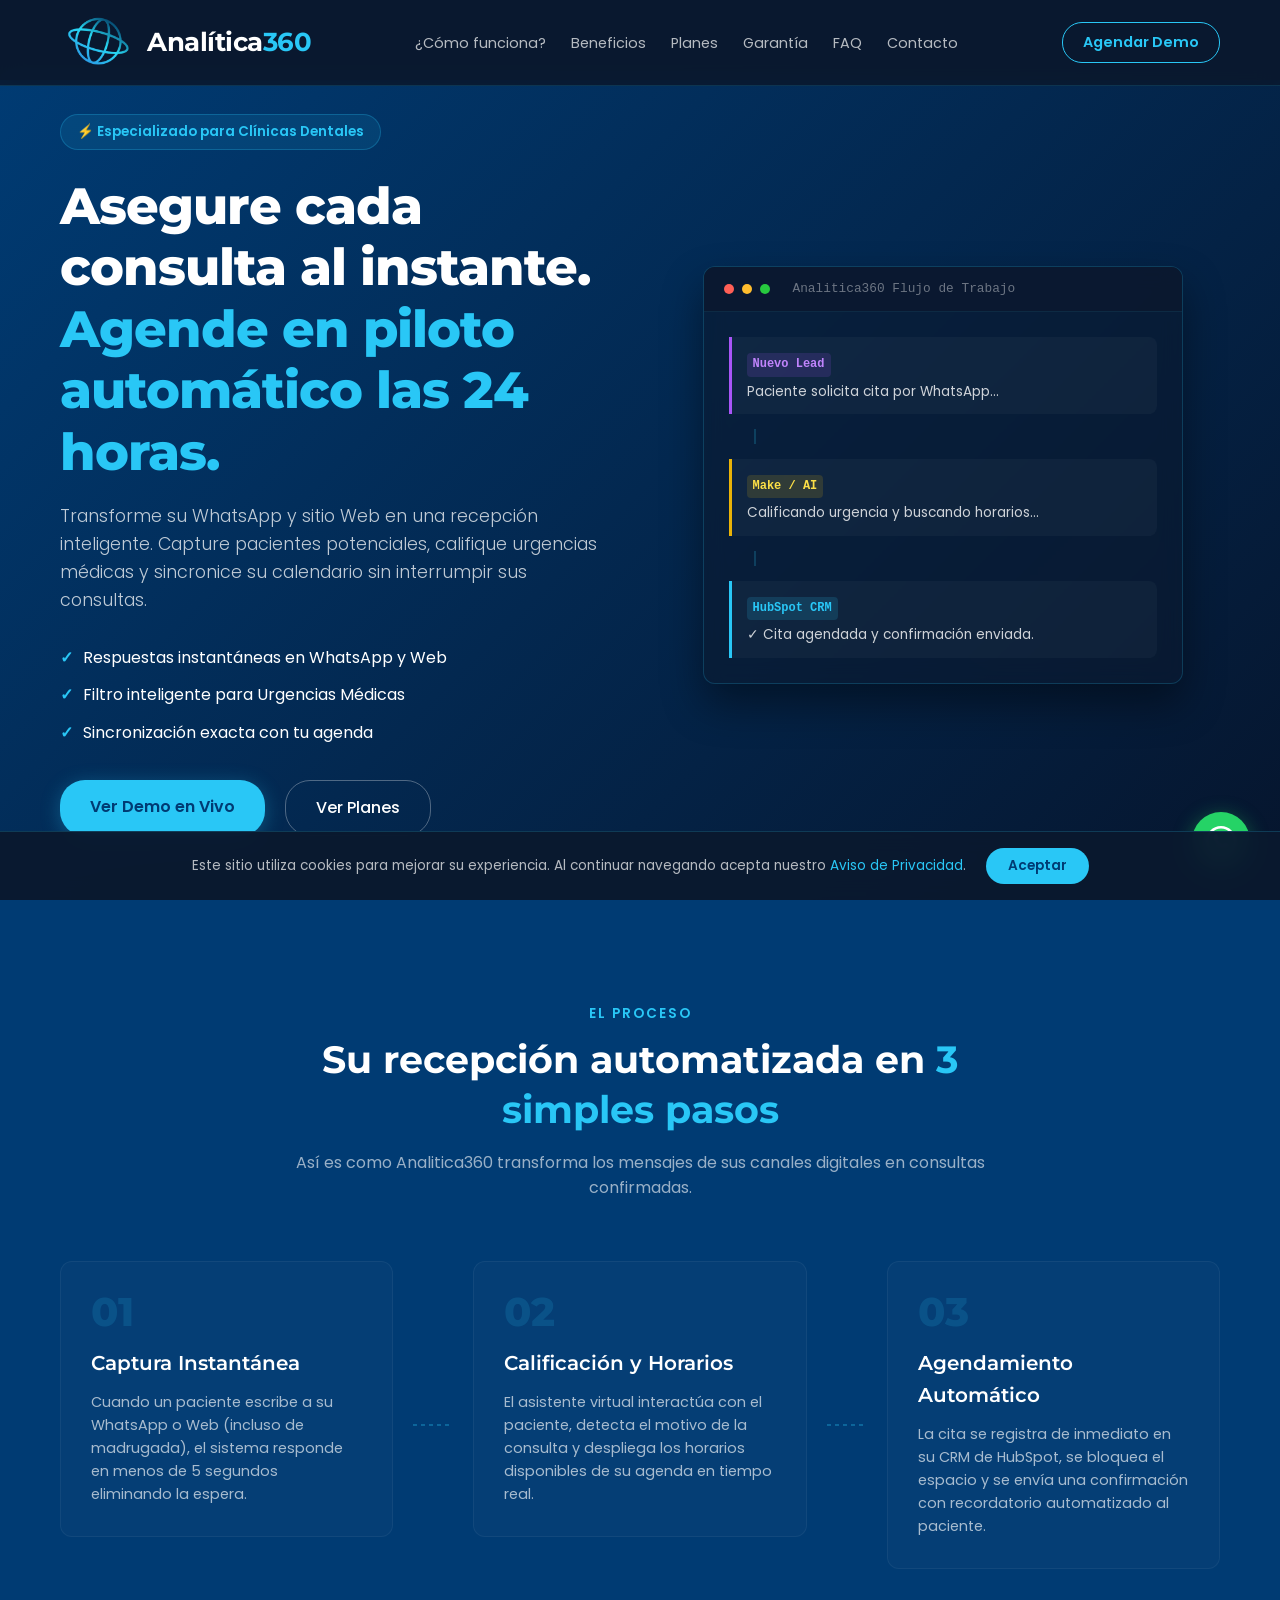
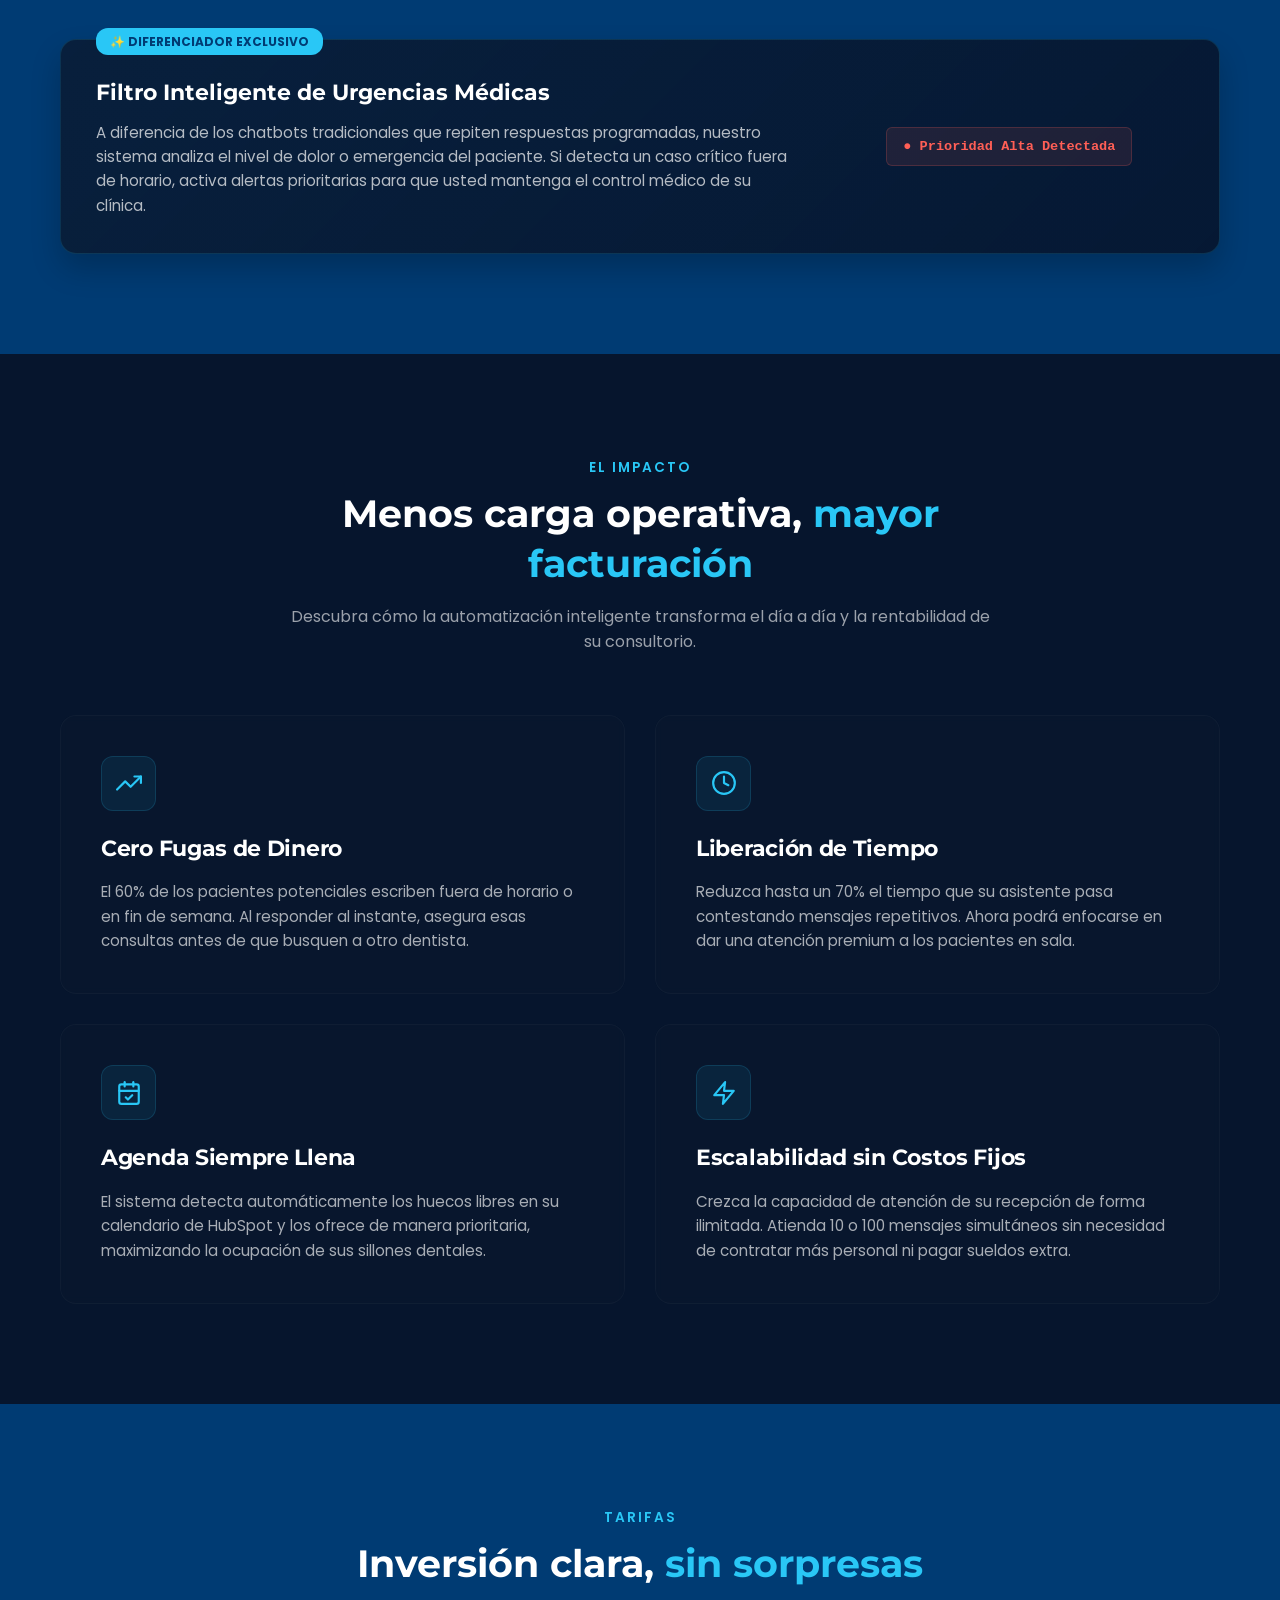
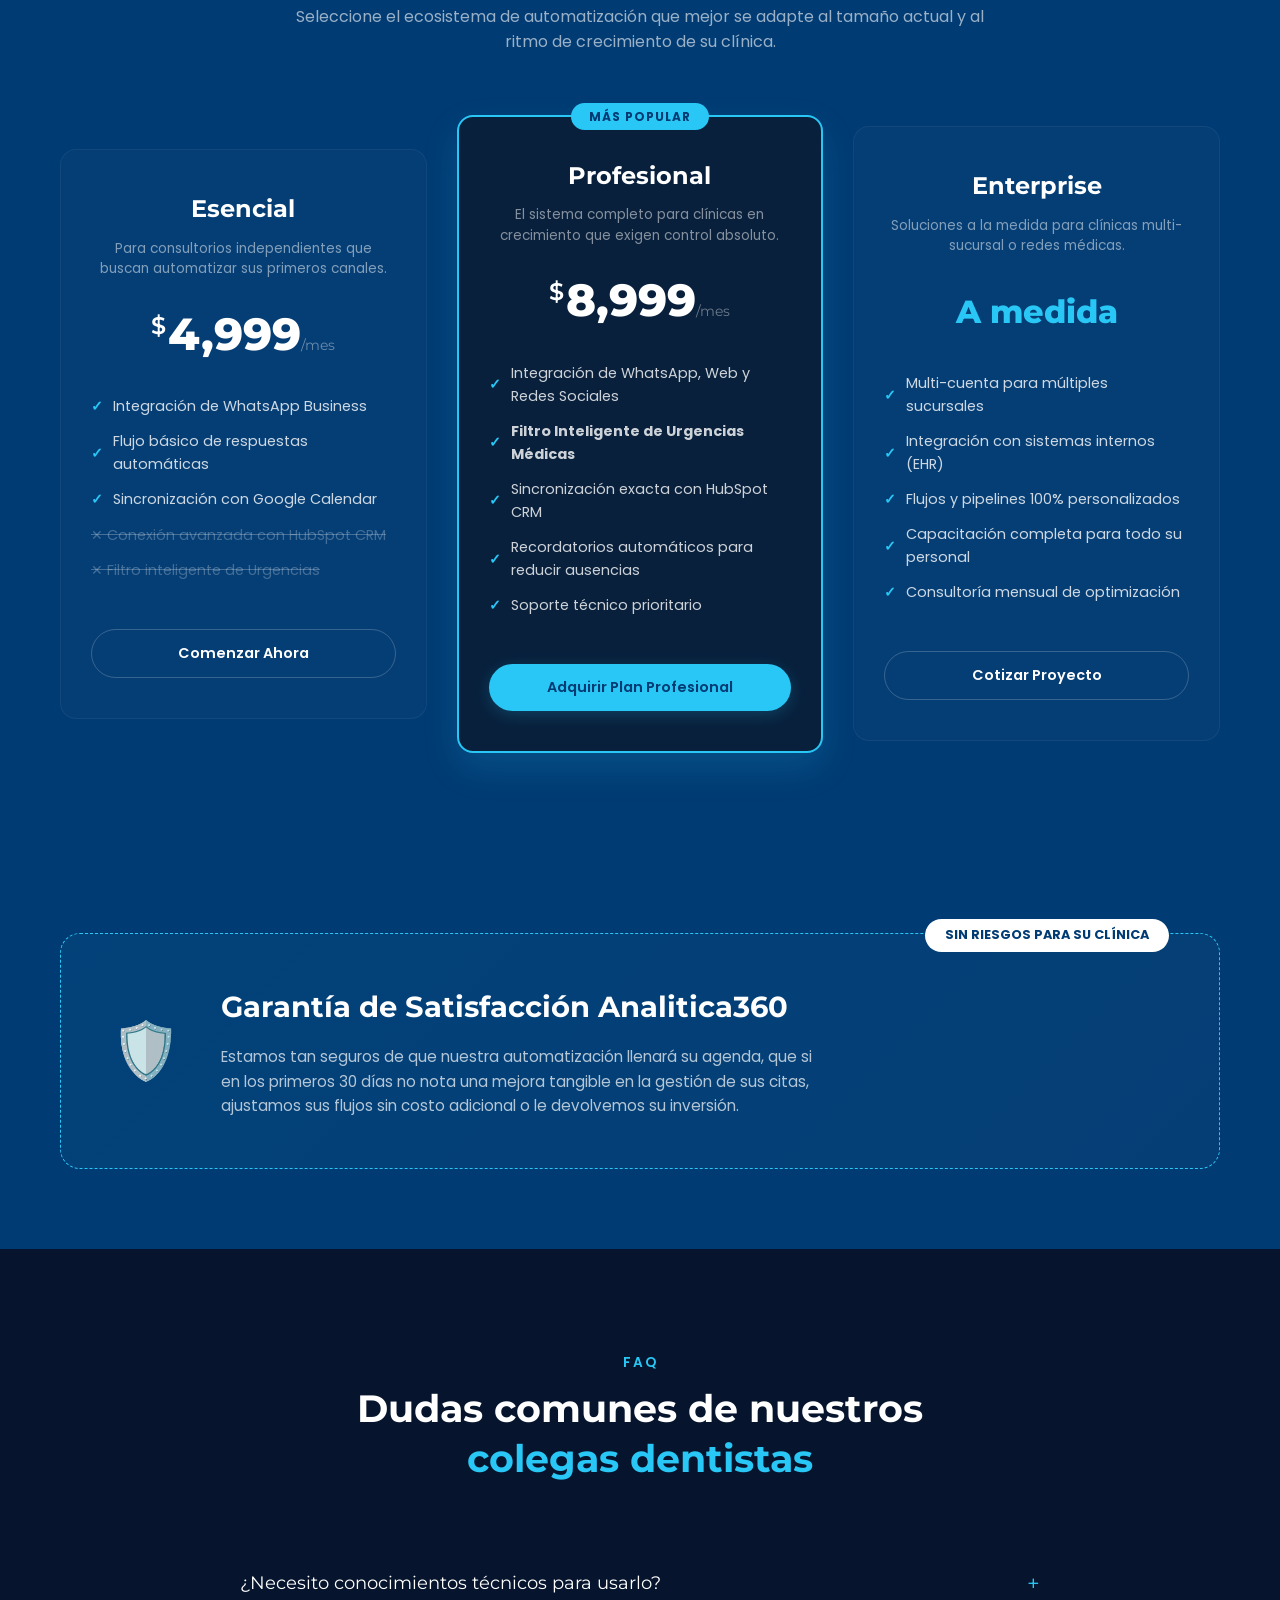
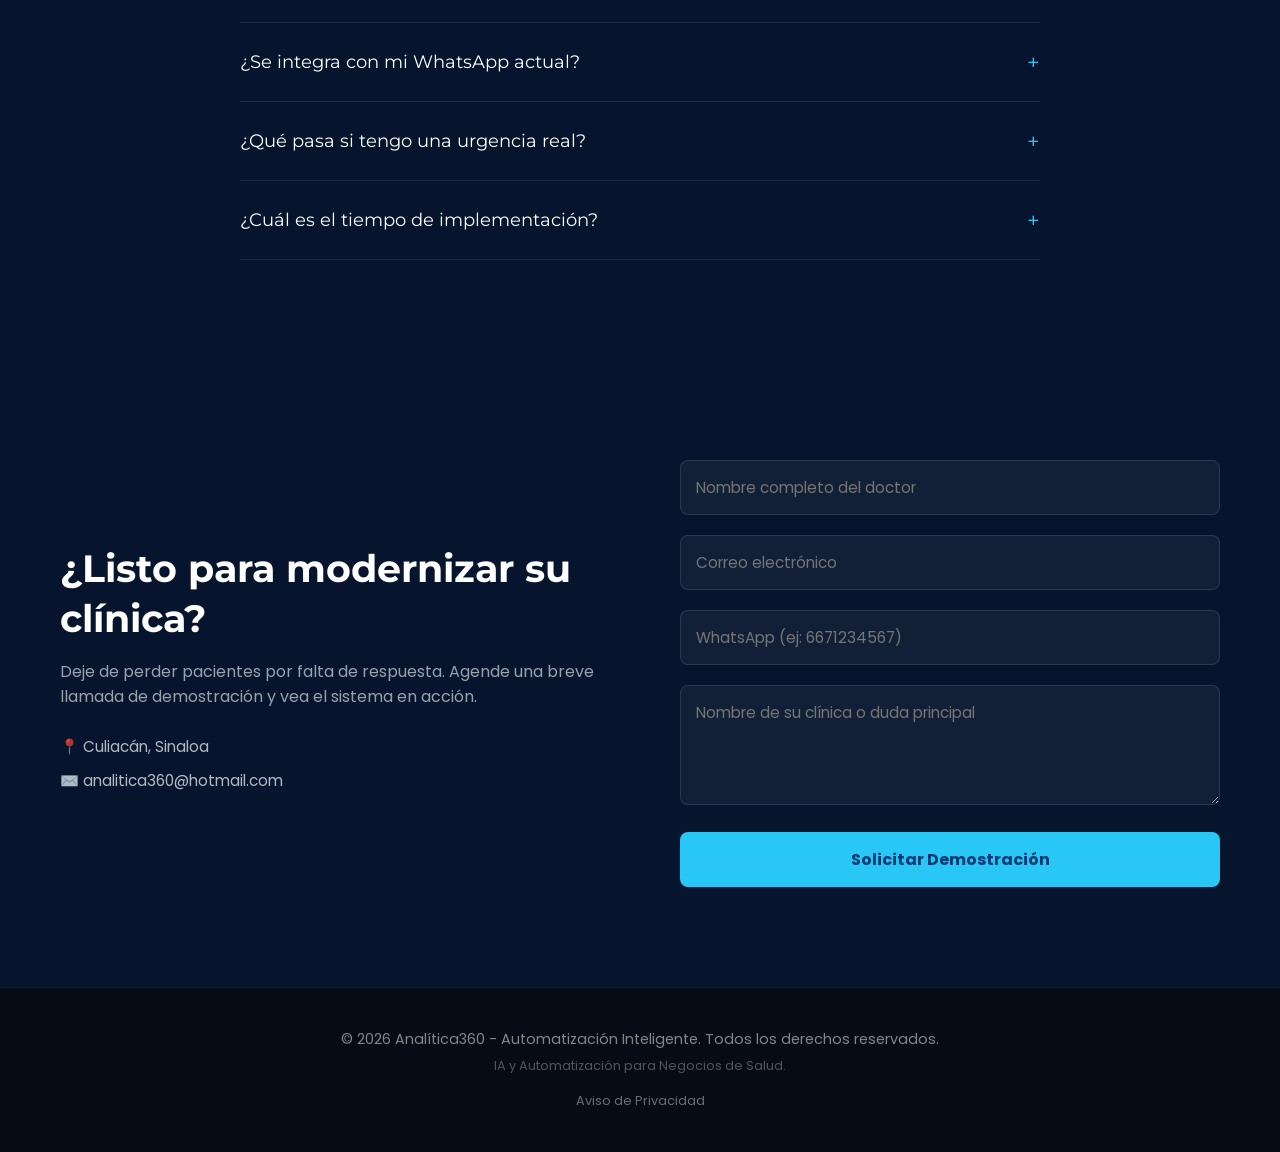
<file: index.html>
<!DOCTYPE html>
<html lang="es-MX">
<head>
    <meta charset="UTF-8">
    <meta name="viewport" content="width=device-width, initial-scale=1.0">

    <!-- SEO Básico -->
    <title>Analítica360 | Automatización Inteligente para Clínicas Dentales</title>
    <meta name="description" content="Automatiza la recepción de tu clínica dental con IA. Agenda citas en WhatsApp las 24 horas, filtra urgencias médicas y sincroniza con HubSpot CRM. Sin contratar más personal.">
    <meta name="keywords" content="automatización dental, chatbot odontología, agenda automática clínica, WhatsApp para dentistas, HubSpot dental, inteligencia artificial clínica">
    <meta name="author" content="Analítica360">
    <link rel="canonical" href="https://analitica360ai.netlify.app/">

    <!-- Open Graph -->
    <meta property="og:type" content="website">
    <meta property="og:url" content="https://analitica360ai.netlify.app/">
    <meta property="og:title" content="Analítica360 | Tu Recepción Dental en Piloto Automático">
    <meta property="og:description" content="Responde pacientes al instante, agenda citas 24/7 y filtra urgencias médicas sin interrumpir tus consultas.">
    <meta property="og:image" content="https://analitica360ai.netlify.app/assets/icono.png">
    <meta property="og:locale" content="es_MX">
    <meta property="og:site_name" content="Analítica360">

    <!-- Twitter Card -->
    <meta name="twitter:card" content="summary_large_image">
    <meta name="twitter:title" content="Analítica360 | Tu Recepción Dental en Piloto Automático">
    <meta name="twitter:description" content="Responde pacientes al instante, agenda citas 24/7 y filtra urgencias médicas sin interrumpir tus consultas.">
    <meta name="twitter:image" content="https://analitica360ai.netlify.app/assets/icono.png">

    <!-- Favicon -->
    <link rel="icon" type="image/png" href="/assets/icono.png">
    <link rel="apple-touch-icon" href="/assets/icono.png">

    <!-- Google Analytics 4 -->
    <script async src="https://www.googletagmanager.com/gtag/js?id=G-E0RHEYQ2WV"></script>
    <script>
        window.dataLayer = window.dataLayer || [];
        function gtag(){ dataLayer.push(arguments); }
        gtag('js', new Date());
        gtag('config', 'G-E0RHEYQ2WV');
    </script>

    <link rel="stylesheet" href="styles.css">
    <link rel="preconnect" href="https://fonts.googleapis.com">
    <link rel="preconnect" href="https://fonts.gstatic.com" crossorigin>
    <link href="https://fonts.googleapis.com/css2?family=Montserrat:wght@400;700;800&family=Poppins:wght@300;400;600&display=swap" rel="stylesheet">
</head>
<body>

    <header class="sitio-header" id="sitio-header">
        <div class="container nav-container">

            <a href="#" class="marca-container">
                <img src="/assets/icono.png" alt="Analítica360 Icono" class="marca-icono">
                <span class="marca-texto">Analítica<span class="texto-cyan">360</span></span>
            </a>

            <nav class="navegacion-principal">
                <ul class="menu-enlaces">
                    <li><a href="#sistema" class="enlace-nav">¿Cómo funciona?</a></li>
                    <li><a href="#beneficios" class="enlace-nav">Beneficios</a></li>
                    <li><a href="#planes" class="enlace-nav">Planes</a></li>
                    <li><a href="#garantia" class="enlace-nav">Garantía</a></li>
                    <li><a href="#faq" class="enlace-nav">FAQ</a></li>
                    <li><a href="#contacto" class="enlace-nav">Contacto</a></li>
                </ul>
            </nav>

            <div class="header-cta">
                <a href="#contacto" class="btn-header-cta">Agendar Demo</a>
            </div>

            <button class="menu-hamburguesa" aria-label="Abrir menú" aria-expanded="false">
                <span></span>
                <span></span>
                <span></span>
            </button>
        </div>
    </header>

    <div class="menu-movil" id="menuMovil">
        <ul class="menu-movil-enlaces">
            <li><a href="#sistema" class="enlace-movil">¿Cómo funciona?</a></li>
            <li><a href="#beneficios" class="enlace-movil">Beneficios</a></li>
            <li><a href="#planes" class="enlace-movil">Planes</a></li>
            <li><a href="#garantia" class="enlace-movil">Garantía</a></li>
            <li><a href="#faq" class="enlace-movil">FAQ</a></li>
            <li><a href="#contacto" class="enlace-movil">Contacto</a></li>
            <li><a href="#contacto" class="enlace-movil enlace-movil-cta">Agendar Demo</a></li>
        </ul>
    </div>

    <main>

        <!-- HERO -->
        <section class="hero-seccion">
            <div class="container hero-container">

                <div class="hero-contenido">
                    <span class="hero-tag">⚡ Especializado para Clínicas Dentales</span>
                    <h1 class="hero-titulo">
                        Asegure cada consulta al instante. <span class="texto-cyan">Agende en piloto automático las 24 horas.</span>
                    </h1>
                    <p class="hero-subtitulo">
                        Transforme su WhatsApp y sitio Web en una recepción inteligente. Capture pacientes potenciales, califique urgencias médicas y sincronice su calendario sin interrumpir sus consultas.
                    </p>
                    <ul class="hero-beneficios">
                        <li><span class="check-icono">✓</span> Respuestas instantáneas en WhatsApp y Web</li>
                        <li><span class="check-icono">✓</span> Filtro inteligente para Urgencias Médicas</li>
                        <li><span class="check-icono">✓</span> Sincronización exacta con tu agenda</li>
                    </ul>
                    <div class="hero-acciones">
                        <a href="#contacto" class="btn-primario">Ver Demo en Vivo</a>
                        <a href="#planes" class="btn-secundario">Ver Planes</a>
                    </div>
                </div>

                <div class="hero-visual">
                    <div class="contenedor-derecho-bloque">
                        <div class="mockup-interfaz">
                            <div class="mockup-header">
                                <span class="circulo rojo"></span>
                                <span class="circulo amarillo"></span>
                                <span class="circulo verde"></span>
                                <span class="mockup-titulo">Analitica360 Flujo de Trabajo</span>
                            </div>
                            <div class="mockup-cuerpo">
                                <div class="nodo-flujo entrada">
                                    <span class="nodo-status">Nuevo Lead</span>
                                    <p>Paciente solicita cita por WhatsApp...</p>
                                </div>
                                <div class="linea-conexion"></div>
                                <div class="nodo-flujo proceso">
                                    <span class="nodo-status core">Make / AI</span>
                                    <p>Calificando urgencia y buscando horarios...</p>
                                </div>
                                <div class="linea-conexion"></div>
                                <div class="nodo-flujo exito">
                                    <span class="nodo-status ok">HubSpot CRM</span>
                                    <p>✓ Cita agendada y confirmación enviada.</p>
                                </div>
                            </div>
                        </div>
                    </div>
                </div>

            </div>
        </section>

        <!-- CÓMO FUNCIONA -->
        <section id="sistema" class="sistema-seccion">
            <div class="container">

                <div class="seccion-header">
                    <span class="seccion-tag">El Proceso</span>
                    <h2 class="seccion-titulo">Su recepción automatizada en <span class="texto-cyan">3 simples pasos</span></h2>
                    <p class="seccion-subtitulo">Así es como Analitica360 transforma los mensajes de sus canales digitales en consultas confirmadas.</p>
                </div>

                <div class="pasos-flujo-container">
                    <div class="paso-tarjeta animar">
                        <div class="paso-numero">01</div>
                        <h3 class="paso-titulo">Captura Instantánea</h3>
                        <p class="paso-descripcion">Cuando un paciente escribe a su WhatsApp o Web (incluso de madrugada), el sistema responde en menos de 5 segundos eliminando la espera.</p>
                    </div>
                    <div class="paso-conector"></div>
                    <div class="paso-tarjeta animar">
                        <div class="paso-numero">02</div>
                        <h3 class="paso-titulo">Calificación y Horarios</h3>
                        <p class="paso-descripcion">El asistente virtual interactúa con el paciente, detecta el motivo de la consulta y despliega los horarios disponibles de su agenda en tiempo real.</p>
                    </div>
                    <div class="paso-conector"></div>
                    <div class="paso-tarjeta animar">
                        <div class="paso-numero">03</div>
                        <h3 class="paso-titulo">Agendamiento Automático</h3>
                        <p class="paso-descripcion">La cita se registra de inmediato en su CRM de HubSpot, se bloquea el espacio y se envía una confirmación con recordatorio automatizado al paciente.</p>
                    </div>
                </div>

                <div class="urgencias-destacado animar">
                    <div class="urgencias-badge">✨ Diferenciador Exclusivo</div>
                    <div class="urgencias-contenido">
                        <div class="urgencias-texto">
                            <h3>Filtro Inteligente de Urgencias Médicas</h3>
                            <p>A diferencia de los chatbots tradicionales que repiten respuestas programadas, nuestro sistema analiza el nivel de dolor o emergencia del paciente. Si detecta un caso crítico fuera de horario, activa alertas prioritarias para que usted mantenga el control médico de su clínica.</p>
                        </div>
                        <div class="urgencias-visual-status">
                            <span class="status-alerta pulse">● Prioridad Alta Detectada</span>
                        </div>
                    </div>
                </div>

            </div>
        </section>

        <!-- BENEFICIOS -->
        <section id="beneficios" class="beneficios-seccion">
            <div class="container">

                <div class="seccion-header">
                    <span class="seccion-tag">El Impacto</span>
                    <h2 class="seccion-titulo">Menos carga operativa, <span class="texto-cyan">mayor facturación</span></h2>
                    <p class="seccion-subtitulo">Descubra cómo la automatización inteligente transforma el día a día y la rentabilidad de su consultorio.</p>
                </div>

                <div class="beneficios-grid">

                    <div class="beneficio-card animar">
                        <div class="beneficio-icono-wrapper">
                            <svg class="beneficio-icono" xmlns="http://www.w3.org/2000/svg" viewBox="0 0 24 24" fill="none" stroke="currentColor" stroke-width="2" stroke-linecap="round" stroke-linejoin="round">
                                <polyline points="23 6 13.5 15.5 8.5 10.5 1 18"/>
                                <polyline points="17 6 23 6 23 12"/>
                            </svg>
                        </div>
                        <h3>Cero Fugas de Dinero</h3>
                        <p>El 60% de los pacientes potenciales escriben fuera de horario o en fin de semana. Al responder al instante, asegura esas consultas antes de que busquen a otro dentista.</p>
                    </div>

                    <div class="beneficio-card animar">
                        <div class="beneficio-icono-wrapper">
                            <svg class="beneficio-icono" xmlns="http://www.w3.org/2000/svg" viewBox="0 0 24 24" fill="none" stroke="currentColor" stroke-width="2" stroke-linecap="round" stroke-linejoin="round">
                                <circle cx="12" cy="12" r="10"/>
                                <polyline points="12 6 12 12 16 14"/>
                            </svg>
                        </div>
                        <h3>Liberación de Tiempo</h3>
                        <p>Reduzca hasta un 70% el tiempo que su asistente pasa contestando mensajes repetitivos. Ahora podrá enfocarse en dar una atención premium a los pacientes en sala.</p>
                    </div>

                    <div class="beneficio-card animar">
                        <div class="beneficio-icono-wrapper">
                            <svg class="beneficio-icono" xmlns="http://www.w3.org/2000/svg" viewBox="0 0 24 24" fill="none" stroke="currentColor" stroke-width="2" stroke-linecap="round" stroke-linejoin="round">
                                <rect x="3" y="4" width="18" height="18" rx="2" ry="2"/>
                                <line x1="16" y1="2" x2="16" y2="6"/>
                                <line x1="8" y1="2" x2="8" y2="6"/>
                                <line x1="3" y1="10" x2="21" y2="10"/>
                                <polyline points="9 16 11 18 15 14"/>
                            </svg>
                        </div>
                        <h3>Agenda Siempre Llena</h3>
                        <p>El sistema detecta automáticamente los huecos libres en su calendario de HubSpot y los ofrece de manera prioritaria, maximizando la ocupación de sus sillones dentales.</p>
                    </div>

                    <div class="beneficio-card animar">
                        <div class="beneficio-icono-wrapper">
                            <svg class="beneficio-icono" xmlns="http://www.w3.org/2000/svg" viewBox="0 0 24 24" fill="none" stroke="currentColor" stroke-width="2" stroke-linecap="round" stroke-linejoin="round">
                                <polygon points="13 2 3 14 12 14 11 22 21 10 12 10 13 2"/>
                            </svg>
                        </div>
                        <h3>Escalabilidad sin Costos Fijos</h3>
                        <p>Crezca la capacidad de atención de su recepción de forma ilimitada. Atienda 10 o 100 mensajes simultáneos sin necesidad de contratar más personal ni pagar sueldos extra.</p>
                    </div>

                </div>
            </div>
        </section>

        <!-- PLANES -->
        <section id="planes" class="planes-seccion">
            <div class="container">

                <div class="seccion-header">
                    <span class="seccion-tag">Tarifas</span>
                    <h2 class="seccion-titulo">Inversión clara, <span class="texto-cyan">sin sorpresas</span></h2>
                    <p class="seccion-subtitulo">Seleccione el ecosistema de automatización que mejor se adapte al tamaño actual y al ritmo de crecimiento de su clínica.</p>
                </div>

                <div class="planes-grid">

                    <div class="plan-card animar">
                        <div class="plan-header">
                            <h3>Esencial</h3>
                            <p class="plan-descripcion">Para consultorios independientes que buscan automatizar sus primeros canales.</p>
                            <div class="plan-precio"><span class="moneda">$</span>4,999<span class="periodo">/mes</span></div>
                        </div>
                        <ul class="plan-caracteristicas">
                            <li><span class="check-plan">✓</span> Integración de WhatsApp Business</li>
                            <li><span class="check-plan">✓</span> Flujo básico de respuestas automáticas</li>
                            <li><span class="check-plan">✓</span> Sincronización con Google Calendar</li>
                            <li class="no-incluido">✕ Conexión avanzada con HubSpot CRM</li>
                            <li class="no-incluido">✕ Filtro inteligente de Urgencias</li>
                        </ul>
                        <div class="plan-footer">
                            <a href="#contacto" class="btn-plan">Comenzar Ahora</a>
                        </div>
                    </div>

                    <div class="plan-card destacado animar">
                        <div class="plan-badge">Más Popular</div>
                        <div class="plan-header">
                            <h3>Profesional</h3>
                            <p class="plan-descripcion">El sistema completo para clínicas en crecimiento que exigen control absoluto.</p>
                            <div class="plan-precio"><span class="moneda">$</span>8,999<span class="periodo">/mes</span></div>
                        </div>
                        <ul class="plan-caracteristicas">
                            <li><span class="check-plan">✓</span> Integración de WhatsApp, Web y Redes Sociales</li>
                            <li><span class="check-plan">✓</span> <strong>Filtro Inteligente de Urgencias Médicas</strong></li>
                            <li><span class="check-plan">✓</span> Sincronización exacta con HubSpot CRM</li>
                            <li><span class="check-plan">✓</span> Recordatorios automáticos para reducir ausencias</li>
                            <li><span class="check-plan">✓</span> Soporte técnico prioritario</li>
                        </ul>
                        <div class="plan-footer">
                            <a href="#contacto" class="btn-plan btn-plan-destacado">Adquirir Plan Profesional</a>
                        </div>
                    </div>

                    <div class="plan-card animar">
                        <div class="plan-header">
                            <h3>Enterprise</h3>
                            <p class="plan-descripcion">Soluciones a la medida para clínicas multi-sucursal o redes médicas.</p>
                            <div class="plan-precio personalizado">A medida</div>
                        </div>
                        <ul class="plan-caracteristicas">
                            <li><span class="check-plan">✓</span> Multi-cuenta para múltiples sucursales</li>
                            <li><span class="check-plan">✓</span> Integración con sistemas internos (EHR)</li>
                            <li><span class="check-plan">✓</span> Flujos y pipelines 100% personalizados</li>
                            <li><span class="check-plan">✓</span> Capacitación completa para todo su personal</li>
                            <li><span class="check-plan">✓</span> Consultoría mensual de optimización</li>
                        </ul>
                        <div class="plan-footer">
                            <a href="#contacto" class="btn-plan">Cotizar Proyecto</a>
                        </div>
                    </div>

                </div>
            </div>
        </section>

        <!-- GARANTÍA -->
        <section id="garantia" class="garantia-seccion">
            <div class="container">
                <div class="garantia-contenedor animar">
                    <div class="garantia-icono">🛡️</div>
                    <div class="garantia-texto">
                        <h2>Garantía de Satisfacción Analitica360</h2>
                        <p>Estamos tan seguros de que nuestra automatización llenará su agenda, que si en los primeros 30 días no nota una mejora tangible en la gestión de sus citas, ajustamos sus flujos sin costo adicional o le devolvemos su inversión.</p>
                    </div>
                    <div class="garantia-badge">Sin riesgos para su clínica</div>
                </div>
            </div>
        </section>

        <!-- FAQ -->
        <section id="faq" class="faq-seccion">
            <div class="container">

                <div class="seccion-header">
                    <span class="seccion-tag">FAQ</span>
                    <h2 class="seccion-titulo">Dudas comunes de nuestros <span class="texto-cyan">colegas dentistas</span></h2>
                </div>

                <div class="faq-container">
                    <div class="faq-item">
                        <button class="faq-pregunta">¿Necesito conocimientos técnicos para usarlo?</button>
                        <div class="faq-respuesta"><p>Para nada. Nosotros configuramos todo el flujo en HubSpot y Make. Usted solo recibe las notificaciones de citas confirmadas en su celular.</p></div>
                    </div>
                    <div class="faq-item">
                        <button class="faq-pregunta">¿Se integra con mi WhatsApp actual?</button>
                        <div class="faq-respuesta"><p>Sí, integramos su cuenta de WhatsApp Business. El sistema funciona de forma invisible para sus pacientes, garantizando una atención 24/7 sin que usted tenga que estar presente.</p></div>
                    </div>
                    <div class="faq-item">
                        <button class="faq-pregunta">¿Qué pasa si tengo una urgencia real?</button>
                        <div class="faq-respuesta"><p>Nuestro sistema de filtrado detecta palabras clave de urgencia y envía una alerta prioritaria a su dispositivo, asegurando que ningún caso crítico quede sin atención.</p></div>
                    </div>
                    <div class="faq-item">
                        <button class="faq-pregunta">¿Cuál es el tiempo de implementación?</button>
                        <div class="faq-respuesta"><p>Una vez contratado el servicio, dejamos su sistema funcionando y conectado a su agenda en un plazo de 3 a 5 días hábiles.</p></div>
                    </div>
                </div>

            </div>
        </section>

        <!-- CONTACTO -->
        <section id="contacto" class="contacto-seccion">
            <div class="container">
                <div class="contacto-grid">

                    <div class="contacto-info">
                        <h2 class="seccion-titulo">¿Listo para modernizar su clínica?</h2>
                        <p class="seccion-subtitulo">Deje de perder pacientes por falta de respuesta. Agende una breve llamada de demostración y vea el sistema en acción.</p>
                        <ul class="contacto-datos">
                            <li>📍 Culiacán, Sinaloa</li>
                            <li>✉️ analitica360@hotmail.com</li>
                        </ul>
                    </div>

                    <div class="contacto-formulario">
                        <form id="formulario-leads" action="https://hook.us2.make.com/5eunveiagcrn18c8rtigqd8sq37wlwva" method="POST">
                            <div class="form-grupo">
                                <input type="text" name="nombre" placeholder="Nombre completo del doctor" required>
                            </div>
                            <div class="form-grupo">
                                <input type="email" name="email" placeholder="Correo electrónico" required>
                            </div>
                            <div class="form-grupo">
                                <input type="tel" name="telefono" id="campo-telefono" placeholder="WhatsApp (ej: 6671234567)" pattern="[\d\s\+\-\(\)]{7,15}" title="Ingrese un número de teléfono válido" required>
                                <span class="form-error" id="error-telefono" style="display:none">Por favor ingrese un número válido (mínimo 7 dígitos)</span>
                            </div>
                            <div class="form-grupo">
                                <textarea name="mensaje" placeholder="Nombre de su clínica o duda principal"></textarea>
                            </div>
                            <button type="submit" class="btn-submit" id="btn-enviar">
                                <span id="btn-texto">Solicitar Demostración</span>
                                <span id="btn-spinner" class="spinner" style="display:none"></span>
                            </button>
                        </form>

                        <div id="mensaje-exito" class="form-feedback exito" style="display:none">
                            <svg xmlns="http://www.w3.org/2000/svg" viewBox="0 0 24 24" fill="none" stroke="currentColor" stroke-width="2" stroke-linecap="round" stroke-linejoin="round">
                                <path d="M22 11.08V12a10 10 0 1 1-5.93-9.14"/>
                                <polyline points="22 4 12 14.01 9 11.01"/>
                            </svg>
                            <div>
                                <strong>¡Mensaje recibido!</strong>
                                <p>Le contactaremos en menos de 24 horas para coordinar su demostración.</p>
                            </div>
                        </div>

                        <div id="mensaje-error" class="form-feedback error" style="display:none">
                            <svg xmlns="http://www.w3.org/2000/svg" viewBox="0 0 24 24" fill="none" stroke="currentColor" stroke-width="2" stroke-linecap="round" stroke-linejoin="round">
                                <circle cx="12" cy="12" r="10"/>
                                <line x1="12" y1="8" x2="12" y2="12"/>
                                <line x1="12" y1="16" x2="12.01" y2="16"/>
                            </svg>
                            <div>
                                <strong>Algo salió mal</strong>
                                <p>Por favor intente de nuevo o escríbanos a analitica360@hotmail.com</p>
                            </div>
                        </div>
                    </div>

                </div>
            </div>
        </section>

    </main>

    <footer class="sitio-footer">
        <div class="container">
            <p>&copy; 2026 Analítica360 - Automatización Inteligente. Todos los derechos reservados.</p>
            <p class="footer-subtext">IA y Automatización para Negocios de Salud.</p>
            <p class="footer-legal">
                <a href="aviso-privacidad.html" class="enlace-legal">Aviso de Privacidad</a>
            </p>
        </div>
    </footer>

    <!-- Banner de Cookies -->
    <div id="banner-cookies" class="banner-cookies" role="alert" aria-live="polite">
        <p>Este sitio utiliza cookies para mejorar su experiencia. Al continuar navegando acepta nuestro <a href="aviso-privacidad.html" class="enlace-legal-cookie">Aviso de Privacidad</a>.</p>
        <button id="aceptar-cookies" class="btn-aceptar-cookies">Aceptar</button>
    </div>

    <!-- Botón flotante de WhatsApp -->
    <a href="https://wa.me/526671585692?text=Hola%2C%20me%20interesa%20saber%20m%C3%A1s%20sobre%20Anal%C3%ADtica360"
       class="whatsapp-flotante"
       target="_blank"
       rel="noopener noreferrer"
       aria-label="Contactar por WhatsApp">
        <svg xmlns="http://www.w3.org/2000/svg" viewBox="0 0 24 24" fill="currentColor">
            <path d="M17.472 14.382c-.297-.149-1.758-.867-2.03-.967-.273-.099-.471-.148-.67.15-.197.297-.767.966-.94 1.164-.173.199-.347.223-.644.075-.297-.15-1.255-.463-2.39-1.475-.883-.788-1.48-1.761-1.653-2.059-.173-.297-.018-.458.13-.606.134-.133.298-.347.446-.52.149-.174.198-.298.298-.497.099-.198.05-.371-.025-.52-.075-.149-.669-1.612-.916-2.207-.242-.579-.487-.5-.669-.51-.173-.008-.371-.01-.57-.01-.198 0-.52.074-.792.372-.272.297-1.04 1.016-1.04 2.479 0 1.462 1.065 2.875 1.213 3.074.149.198 2.096 3.2 5.077 4.487.709.306 1.262.489 1.694.625.712.227 1.36.195 1.871.118.571-.085 1.758-.719 2.006-1.413.248-.694.248-1.289.173-1.413-.074-.124-.272-.198-.57-.347z"/>
            <path d="M12 0C5.373 0 0 5.373 0 12c0 2.124.558 4.121 1.535 5.853L.057 23.526a.75.75 0 0 0 .921.921l5.673-1.478A11.952 11.952 0 0 0 12 24c6.627 0 12-5.373 12-12S18.627 0 12 0zm0 22c-1.907 0-3.686-.524-5.204-1.433l-.374-.222-3.868 1.007 1.007-3.868-.222-.374A9.953 9.953 0 0 1 2 12C2 6.477 6.477 2 12 2s10 4.477 10 10-4.477 10-10 10z"/>
        </svg>
    </a>

    <script src="script.js"></script>
</body>
</html>
</file>
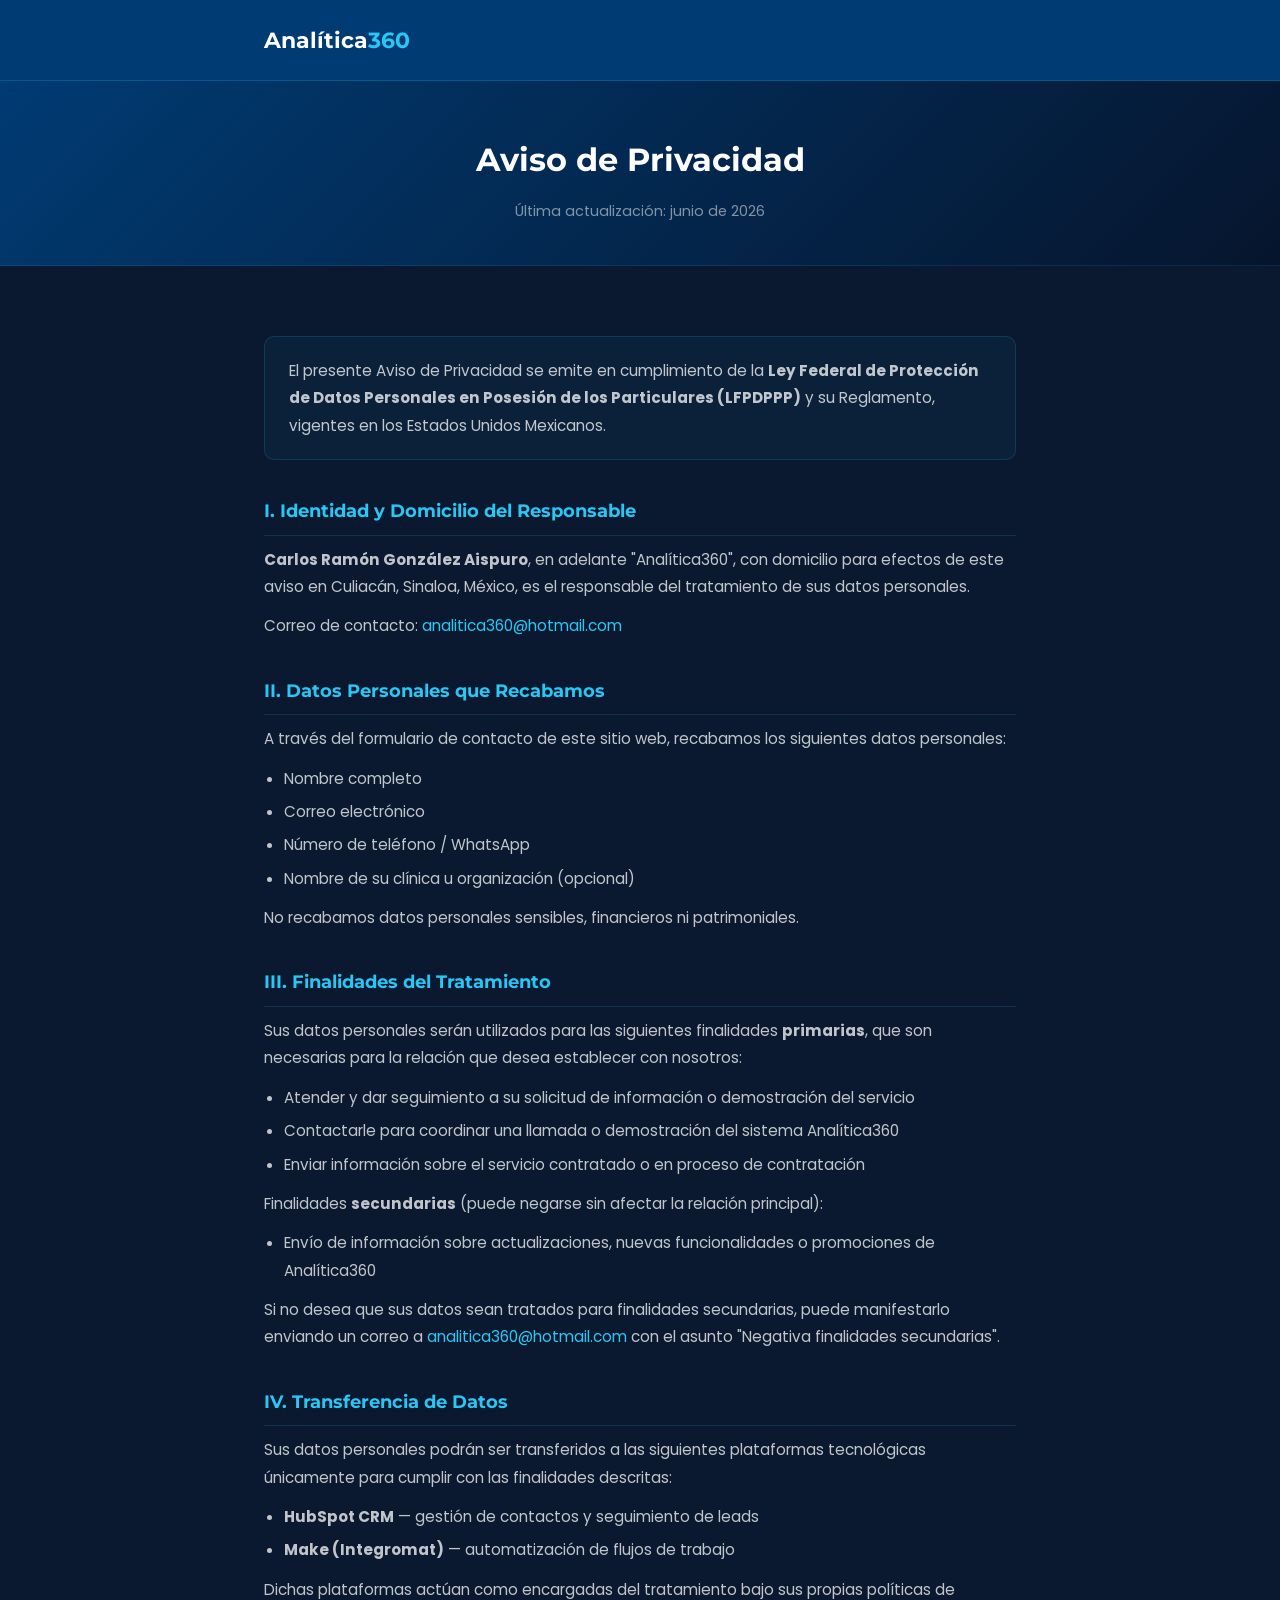
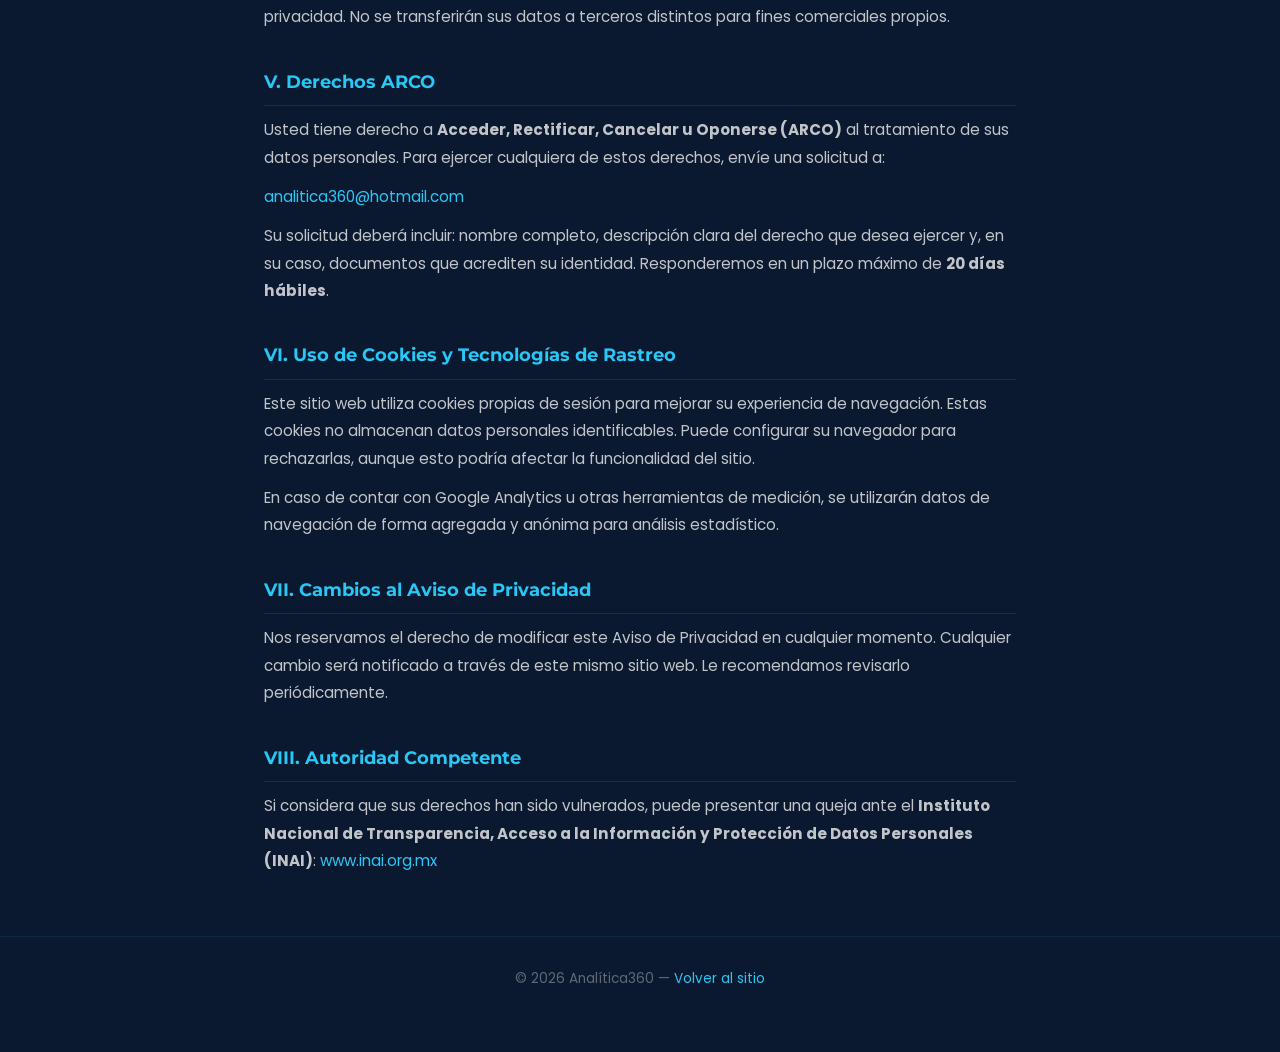
<file: aviso-privacidad.html>
<!DOCTYPE html>
<html lang="es-MX">
<head>
    <meta charset="UTF-8">
    <meta name="viewport" content="width=device-width, initial-scale=1.0">
    <title>Aviso de Privacidad | Analítica360</title>
    <meta name="description" content="Aviso de Privacidad de Analítica360. Conozca cómo tratamos sus datos personales conforme a la Ley Federal de Protección de Datos Personales en Posesión de los Particulares.">
    <link rel="canonical" href="https://analitica360ai.netlify.app/aviso-privacidad.html">
    <link rel="icon" type="image/png" href="/assets/icono.png">
    <link rel="preconnect" href="https://fonts.googleapis.com">
    <link rel="preconnect" href="https://fonts.gstatic.com" crossorigin>
    <link href="https://fonts.googleapis.com/css2?family=Montserrat:wght@700&family=Poppins:wght@300;400;600&display=swap" rel="stylesheet">
    <style>
        :root {
            --azul-oscuro: #003B73;
            --cyan: #29C7F6;
            --blanco: #FFFFFF;
            --gris-fondo: #0a192f;
            --gris-tarjeta: #112240;
        }

        * { margin: 0; padding: 0; box-sizing: border-box; }

        body {
            font-family: 'Poppins', sans-serif;
            background-color: var(--gris-fondo);
            color: var(--blanco);
            line-height: 1.8;
            padding: 0 0 60px 0;
        }

        header {
            background-color: var(--azul-oscuro);
            padding: 20px 0;
            border-bottom: 1px solid rgba(41, 199, 246, 0.2);
        }

        .container {
            max-width: 800px;
            margin: 0 auto;
            padding: 0 24px;
        }

        .marca {
            font-family: 'Montserrat', sans-serif;
            font-size: 1.4rem;
            font-weight: 700;
            color: var(--blanco);
            text-decoration: none;
        }

        .marca span { color: var(--cyan); }

        .aviso-hero {
            background: linear-gradient(135deg, var(--azul-oscuro), #06152d);
            padding: 50px 0 40px;
            text-align: center;
            border-bottom: 1px solid rgba(41, 199, 246, 0.1);
        }

        .aviso-hero h1 {
            font-family: 'Montserrat', sans-serif;
            font-size: 2rem;
            font-weight: 700;
            margin-bottom: 10px;
        }

        .aviso-hero p {
            font-size: 0.9rem;
            color: rgba(255,255,255,0.5);
        }

        .aviso-cuerpo {
            padding: 50px 0;
        }

        .aviso-cuerpo h2 {
            font-family: 'Montserrat', sans-serif;
            font-size: 1.1rem;
            font-weight: 700;
            color: var(--cyan);
            margin: 35px 0 10px;
            padding-bottom: 8px;
            border-bottom: 1px solid rgba(41, 199, 246, 0.15);
        }

        .aviso-cuerpo h2:first-child { margin-top: 0; }

        .aviso-cuerpo p {
            font-size: 0.95rem;
            color: rgba(255,255,255,0.75);
            margin-bottom: 12px;
        }

        .aviso-cuerpo ul {
            margin: 10px 0 12px 20px;
        }

        .aviso-cuerpo ul li {
            font-size: 0.95rem;
            color: rgba(255,255,255,0.75);
            margin-bottom: 6px;
        }

        .aviso-cuerpo a {
            color: var(--cyan);
            text-decoration: none;
        }

        .aviso-cuerpo a:hover { text-decoration: underline; }

        .destacado {
            background-color: rgba(41, 199, 246, 0.05);
            border: 1px solid rgba(41, 199, 246, 0.15);
            border-radius: 10px;
            padding: 20px 24px;
            margin: 20px 0;
        }

        .destacado p { margin: 0; }

        footer {
            text-align: center;
            padding: 30px 0 0;
            border-top: 1px solid rgba(41, 199, 246, 0.1);
            font-size: 0.85rem;
            color: rgba(255,255,255,0.35);
        }

        footer a {
            color: var(--cyan);
            text-decoration: none;
        }
    </style>
</head>
<body>

    <header>
        <div class="container">
            <a href="index.html" class="marca">Analítica<span>360</span></a>
        </div>
    </header>

    <div class="aviso-hero">
        <div class="container">
            <h1>Aviso de Privacidad</h1>
            <p>Última actualización: junio de 2026</p>
        </div>
    </div>

    <div class="aviso-cuerpo">
        <div class="container">

            <div class="destacado">
                <p>El presente Aviso de Privacidad se emite en cumplimiento de la <strong>Ley Federal de Protección de Datos Personales en Posesión de los Particulares (LFPDPPP)</strong> y su Reglamento, vigentes en los Estados Unidos Mexicanos.</p>
            </div>

            <h2>I. Identidad y Domicilio del Responsable</h2>
            <p><strong>Carlos Ramón González Aispuro</strong>, en adelante "Analítica360", con domicilio para efectos de este aviso en Culiacán, Sinaloa, México, es el responsable del tratamiento de sus datos personales.</p>
            <p>Correo de contacto: <a href="mailto:analitica360@hotmail.com">analitica360@hotmail.com</a></p>

            <h2>II. Datos Personales que Recabamos</h2>
            <p>A través del formulario de contacto de este sitio web, recabamos los siguientes datos personales:</p>
            <ul>
                <li>Nombre completo</li>
                <li>Correo electrónico</li>
                <li>Número de teléfono / WhatsApp</li>
                <li>Nombre de su clínica u organización (opcional)</li>
            </ul>
            <p>No recabamos datos personales sensibles, financieros ni patrimoniales.</p>

            <h2>III. Finalidades del Tratamiento</h2>
            <p>Sus datos personales serán utilizados para las siguientes finalidades <strong>primarias</strong>, que son necesarias para la relación que desea establecer con nosotros:</p>
            <ul>
                <li>Atender y dar seguimiento a su solicitud de información o demostración del servicio</li>
                <li>Contactarle para coordinar una llamada o demostración del sistema Analítica360</li>
                <li>Enviar información sobre el servicio contratado o en proceso de contratación</li>
            </ul>
            <p>Finalidades <strong>secundarias</strong> (puede negarse sin afectar la relación principal):</p>
            <ul>
                <li>Envío de información sobre actualizaciones, nuevas funcionalidades o promociones de Analítica360</li>
            </ul>
            <p>Si no desea que sus datos sean tratados para finalidades secundarias, puede manifestarlo enviando un correo a <a href="mailto:analitica360@hotmail.com">analitica360@hotmail.com</a> con el asunto "Negativa finalidades secundarias".</p>

            <h2>IV. Transferencia de Datos</h2>
            <p>Sus datos personales podrán ser transferidos a las siguientes plataformas tecnológicas únicamente para cumplir con las finalidades descritas:</p>
            <ul>
                <li><strong>HubSpot CRM</strong> — gestión de contactos y seguimiento de leads</li>
                <li><strong>Make (Integromat)</strong> — automatización de flujos de trabajo</li>
            </ul>
            <p>Dichas plataformas actúan como encargadas del tratamiento bajo sus propias políticas de privacidad. No se transferirán sus datos a terceros distintos para fines comerciales propios.</p>

            <h2>V. Derechos ARCO</h2>
            <p>Usted tiene derecho a <strong>Acceder, Rectificar, Cancelar u Oponerse (ARCO)</strong> al tratamiento de sus datos personales. Para ejercer cualquiera de estos derechos, envíe una solicitud a:</p>
            <p><a href="mailto:analitica360@hotmail.com">analitica360@hotmail.com</a></p>
            <p>Su solicitud deberá incluir: nombre completo, descripción clara del derecho que desea ejercer y, en su caso, documentos que acrediten su identidad. Responderemos en un plazo máximo de <strong>20 días hábiles</strong>.</p>

            <h2>VI. Uso de Cookies y Tecnologías de Rastreo</h2>
            <p>Este sitio web utiliza cookies propias de sesión para mejorar su experiencia de navegación. Estas cookies no almacenan datos personales identificables. Puede configurar su navegador para rechazarlas, aunque esto podría afectar la funcionalidad del sitio.</p>
            <p>En caso de contar con Google Analytics u otras herramientas de medición, se utilizarán datos de navegación de forma agregada y anónima para análisis estadístico.</p>

            <h2>VII. Cambios al Aviso de Privacidad</h2>
            <p>Nos reservamos el derecho de modificar este Aviso de Privacidad en cualquier momento. Cualquier cambio será notificado a través de este mismo sitio web. Le recomendamos revisarlo periódicamente.</p>

            <h2>VIII. Autoridad Competente</h2>
            <p>Si considera que sus derechos han sido vulnerados, puede presentar una queja ante el <strong>Instituto Nacional de Transparencia, Acceso a la Información y Protección de Datos Personales (INAI)</strong>: <a href="https://www.inai.org.mx" target="_blank" rel="noopener">www.inai.org.mx</a></p>

        </div>
    </div>

    <footer>
        <div class="container">
            <p>&copy; 2026 Analítica360 — <a href="index.html">Volver al sitio</a></p>
        </div>
    </footer>

</body>
</html>
</file>
<file: styles.css>
/* =======================================================================
   VARIABLES DE IDENTIDAD VISUAL — Analítica360
   ======================================================================= */
:root {
    --azul-oscuro: #003B73;
    --cyan: #29C7F6;
    --blanco: #FFFFFF;
    --gris-fondo: #0a192f;
    --gris-tarjeta: #112240;
}

/* =======================================================================
   RESET Y ESTILOS GLOBALES
   ======================================================================= */
* {
    margin: 0;
    padding: 0;
    box-sizing: border-box;
}

html {
    scroll-behavior: smooth;
}

body {
    font-family: 'Poppins', sans-serif;
    background-color: var(--gris-fondo);
    color: var(--blanco);
    line-height: 1.6;
    padding-top: 80px;
}

h1, h2, h3 {
    font-family: 'Montserrat', sans-serif;
    font-weight: 700;
}

.container {
    max-width: 1200px;
    margin: 0 auto;
    padding: 0 20px;
}

.texto-cyan {
    color: var(--cyan);
}

/* =======================================================================
   HEADER / NAVBAR
   ======================================================================= */
.sitio-header {
    position: fixed;
    top: 0;
    left: 0;
    width: 100%;
    z-index: 1000;
    padding: 15px 0;
    background-color: rgba(10, 25, 47, 0.85);
    backdrop-filter: blur(12px);
    -webkit-backdrop-filter: blur(12px);
    border-bottom: 1px solid rgba(41, 199, 246, 0.15);
    transition: all 0.3s ease;
}

.nav-container {
    display: flex;
    justify-content: space-between;
    align-items: center;
}

/* Marca */
.marca-container {
    display: flex;
    align-items: center;
    gap: 12px;
    text-decoration: none;
}

.marca-icono {
    height: 75px;
    margin-top: -10px;
    margin-bottom: -10px;
    width: auto;
    object-fit: contain;
    transition: transform 0.3s ease;
}

.marca-texto {
    font-family: 'Montserrat', sans-serif;
    font-weight: 700;
    font-size: 1.6rem;
    color: var(--blanco);
    letter-spacing: -0.5px;
}

.marca-container:hover .marca-icono {
    transform: rotate(15deg) scale(1.05);
}

/* Menú */
.menu-enlaces {
    list-style: none;
    display: flex;
    gap: 25px;
    align-items: center;
}

.enlace-nav {
    font-family: 'Poppins', sans-serif;
    font-size: 0.9rem;
    font-weight: 400;
    color: rgba(255, 255, 255, 0.7);
    text-decoration: none;
    position: relative;
    padding: 8px 0;
    transition: color 0.3s ease;
}

.enlace-nav:hover {
    color: var(--cyan);
}

.enlace-nav::after {
    content: '';
    position: absolute;
    width: 100%;
    transform: scaleX(0);
    height: 2px;
    bottom: 0;
    left: 0;
    background-color: var(--cyan);
    transform-origin: bottom center;
    transition: transform 0.25s ease-out;
}

.enlace-nav:hover::after {
    transform: scaleX(1);
}

/* Botón CTA del header */
.btn-header-cta {
    font-family: 'Poppins', sans-serif;
    font-weight: 600;
    font-size: 0.9rem;
    color: var(--cyan);
    text-decoration: none;
    border: 1px solid var(--cyan);
    padding: 8px 20px;
    border-radius: 20px;
    transition: all 0.3s ease;
    display: inline-block;
}

.btn-header-cta:hover {
    background-color: var(--cyan);
    color: var(--azul-oscuro);
    box-shadow: 0 4px 15px rgba(41, 199, 246, 0.25);
    transform: translateY(-1px);
}

/* =======================================================================
   SECCIÓN HERO
   ======================================================================= */
.hero-seccion {
    background: linear-gradient(135deg, var(--azul-oscuro) 0%, #06152d 100%);
    padding: 30px 0 60px 0;
    position: relative;
    overflow: hidden;
    min-height: calc(100vh - 80px);
    display: flex;
    align-items: center;
}

.hero-container {
    display: flex;
    align-items: center;
    justify-content: space-between;
    gap: 50px;
    width: 100%;
}

/* Columna izquierda */
.hero-contenido {
    flex: 1;
    max-width: 600px;
}

.hero-tag {
    display: inline-block;
    background-color: rgba(41, 199, 246, 0.1);
    color: var(--cyan);
    font-family: 'Poppins', sans-serif;
    font-size: 0.85rem;
    font-weight: 600;
    padding: 6px 16px;
    border-radius: 20px;
    border: 1px solid rgba(41, 199, 246, 0.25);
    margin-bottom: 25px;
}

.hero-titulo {
    font-size: 3.2rem;
    font-weight: 800;
    color: var(--blanco);
    line-height: 1.2;
    margin-bottom: 20px;
    letter-spacing: -1px;
}

.hero-subtitulo {
    font-size: 1.1rem;
    font-weight: 300;
    color: rgba(255, 255, 255, 0.75);
    line-height: 1.6;
    margin-bottom: 30px;
}

.hero-beneficios {
    list-style: none;
    margin-bottom: 35px;
}

.hero-beneficios li {
    font-size: 1rem;
    color: var(--blanco);
    margin-bottom: 12px;
    display: flex;
    align-items: center;
    gap: 10px;
}

.check-icono {
    color: var(--cyan);
    font-weight: 700;
}

/* Botones Hero */
.hero-acciones {
    display: flex;
    gap: 20px;
}

.btn-primario {
    font-family: 'Poppins', sans-serif;
    font-weight: 600;
    background-color: var(--cyan);
    color: var(--azul-oscuro);
    padding: 14px 30px;
    border-radius: 25px;
    text-decoration: none;
    box-shadow: 0 4px 20px rgba(41, 199, 246, 0.3);
    transition: all 0.3s ease;
}

.btn-primario:hover {
    transform: translateY(-2px);
    box-shadow: 0 6px 25px rgba(41, 199, 246, 0.45);
}

.btn-secundario {
    font-family: 'Poppins', sans-serif;
    font-weight: 500;
    color: var(--blanco);
    border: 1px solid rgba(255, 255, 255, 0.3);
    padding: 14px 30px;
    border-radius: 25px;
    text-decoration: none;
    transition: all 0.3s ease;
}

.btn-secundario:hover {
    border-color: var(--cyan);
    color: var(--cyan);
    background-color: rgba(41, 199, 246, 0.05);
    transform: translateY(-2px);
}

/* Columna derecha — mockup */
.hero-visual {
    flex: 1;
    display: flex;
    justify-content: center;
}

.contenedor-derecho-bloque {
    display: flex;
    flex-direction: column;
    gap: 25px;
    width: 100%;
    max-width: 480px;
}

.contenedor-derecho-bloque .hero-acciones {
    justify-content: center;
    width: 100%;
}

.mockup-interfaz {
    width: 100%;
    background-color: rgba(10, 25, 47, 0.6);
    border: 1px solid rgba(41, 199, 246, 0.2);
    border-radius: 12px;
    box-shadow: 0 20px 40px rgba(0, 0, 0, 0.4);
    backdrop-filter: blur(10px);
    overflow: hidden;
}

.mockup-header {
    background-color: rgba(10, 25, 47, 0.9);
    padding: 12px 20px;
    display: flex;
    align-items: center;
    gap: 8px;
    border-bottom: 1px solid rgba(41, 199, 246, 0.1);
}

.circulo {
    width: 10px;
    height: 10px;
    border-radius: 50%;
    display: inline-block;
}
.circulo.rojo    { background-color: #ff5f56; }
.circulo.amarillo { background-color: #ffbd2e; }
.circulo.verde   { background-color: #27c93f; }

.mockup-titulo {
    font-family: monospace;
    font-size: 0.8rem;
    color: rgba(255, 255, 255, 0.4);
    margin-left: 15px;
}

.mockup-cuerpo {
    padding: 25px;
    display: flex;
    flex-direction: column;
    gap: 15px;
}

.nodo-flujo {
    background-color: rgba(255, 255, 255, 0.03);
    border-left: 3px solid rgba(255, 255, 255, 0.2);
    padding: 12px 15px;
    border-radius: 0 8px 8px 0;
}

.nodo-flujo p {
    font-size: 0.85rem;
    color: rgba(255, 255, 255, 0.8);
    margin: 0;
}

.nodo-status {
    font-family: monospace;
    font-size: 0.75rem;
    font-weight: 700;
    display: inline-block;
    margin-bottom: 4px;
    padding: 2px 6px;
    border-radius: 4px;
}

.nodo-flujo.entrada { border-left-color: #a855f7; }
.nodo-flujo.entrada .nodo-status { background-color: rgba(168, 85, 247, 0.15); color: #c084fc; }

.nodo-flujo.proceso { border-left-color: #eab308; }
.nodo-flujo.proceso .nodo-status { background-color: rgba(234, 179, 8, 0.15); color: #fde047; }

.nodo-flujo.exito { border-left-color: var(--cyan); }
.nodo-flujo.exito .nodo-status { background-color: rgba(41, 199, 246, 0.15); color: var(--cyan); }

.linea-conexion {
    width: 2px;
    height: 15px;
    background-color: rgba(41, 199, 246, 0.2);
    margin-left: 25px;
}

/* =======================================================================
   SECCIÓN ENCABEZADOS REUTILIZABLES
   ======================================================================= */
.seccion-header {
    text-align: center;
    max-width: 700px;
    margin: 0 auto 60px auto;
}

.seccion-tag {
    color: var(--cyan);
    font-family: 'Poppins', sans-serif;
    font-size: 0.85rem;
    font-weight: 600;
    text-transform: uppercase;
    letter-spacing: 2px;
    display: inline-block;
    margin-bottom: 10px;
}

.seccion-titulo {
    font-family: 'Montserrat', sans-serif;
    font-size: 2.4rem;
    font-weight: 700;
    color: var(--blanco);
    line-height: 1.3;
    margin-bottom: 15px;
}

.seccion-subtitulo {
    font-family: 'Poppins', sans-serif;
    font-size: 1rem;
    color: rgba(255, 255, 255, 0.6);
    line-height: 1.6;
}

/* =======================================================================
   SECCIÓN ¿CÓMO FUNCIONA?
   ======================================================================= */
.sistema-seccion {
    background-color: var(--azul-oscuro);
    padding: 100px 0;
}

.pasos-flujo-container {
    display: flex;
    align-items: flex-start;
    justify-content: space-between;
    gap: 20px;
    margin-bottom: 70px;
}

.paso-tarjeta {
    flex: 1;
    background-color: rgba(255, 255, 255, 0.02);
    border: 1px solid rgba(255, 255, 255, 0.05);
    padding: 30px;
    border-radius: 12px;
    transition: all 0.3s ease;
}

.paso-tarjeta:hover {
    transform: translateY(-5px);
    border-color: rgba(41, 199, 246, 0.3);
    background-color: rgba(255, 255, 255, 0.04);
}

.paso-numero {
    font-family: 'Montserrat', sans-serif;
    font-size: 2.5rem;
    font-weight: 800;
    color: rgba(41, 199, 246, 0.15);
    line-height: 1;
    margin-bottom: 15px;
    transition: color 0.3s ease;
}

.paso-tarjeta:hover .paso-numero {
    color: var(--cyan);
}

.paso-titulo {
    font-size: 1.25rem;
    font-weight: 600;
    color: var(--blanco);
    margin-bottom: 12px;
}

.paso-descripcion {
    font-size: 0.9rem;
    color: rgba(255, 255, 255, 0.65);
    line-height: 1.6;
}

.paso-conector {
    width: 40px;
    height: 2px;
    background: repeating-linear-gradient(
        90deg,
        rgba(41, 199, 246, 0.3), rgba(41, 199, 246, 0.3) 4px,
        transparent 4px, transparent 8px
    );
    align-self: center;
    margin-top: 20px;
    flex-shrink: 0;
}

/* Bloque urgencias */
.urgencias-destacado {
    background: linear-gradient(135deg, rgba(10, 25, 47, 0.8) 0%, rgba(6, 21, 45, 0.9) 100%);
    border: 1px solid rgba(41, 199, 246, 0.15);
    border-radius: 16px;
    padding: 35px;
    position: relative;
    box-shadow: 0 15px 30px rgba(0, 0, 0, 0.2);
}

.urgencias-badge {
    position: absolute;
    top: -12px;
    left: 35px;
    background-color: var(--cyan);
    color: var(--azul-oscuro);
    font-family: 'Poppins', sans-serif;
    font-size: 0.75rem;
    font-weight: 700;
    padding: 4px 14px;
    border-radius: 12px;
    text-transform: uppercase;
}

.urgencias-contenido {
    display: flex;
    align-items: center;
    justify-content: space-between;
    gap: 40px;
}

.urgencias-texto { flex: 2; }

.urgencias-texto h3 {
    font-size: 1.4rem;
    color: var(--blanco);
    margin-bottom: 10px;
}

.urgencias-texto p {
    font-size: 0.95rem;
    color: rgba(255, 255, 255, 0.7);
    line-height: 1.6;
    margin: 0;
}

.urgencias-visual-status {
    flex: 1;
    display: flex;
    justify-content: center;
}

.status-alerta {
    font-family: monospace;
    font-size: 0.85rem;
    color: #ff5f56;
    background-color: rgba(255, 95, 86, 0.1);
    border: 1px solid rgba(255, 95, 86, 0.2);
    padding: 8px 16px;
    border-radius: 6px;
    font-weight: bold;
}

.pulse {
    animation: alert-pulse 2s infinite;
}

@keyframes alert-pulse {
    0%   { opacity: 0.6; }
    50%  { opacity: 1; box-shadow: 0 0 10px rgba(255, 95, 86, 0.2); }
    100% { opacity: 0.6; }
}

/* =======================================================================
   SECCIÓN BENEFICIOS
   ======================================================================= */
.beneficios-seccion {
    background-color: #06152d;
    padding: 100px 0;
}

.beneficios-grid {
    display: grid;
    grid-template-columns: repeat(2, 1fr);
    gap: 30px;
}

.beneficio-card {
    background-color: rgba(10, 25, 47, 0.5);
    border: 1px solid rgba(255, 255, 255, 0.03);
    padding: 40px;
    border-radius: 16px;
    backdrop-filter: blur(5px);
    transition: all 0.3s ease;
    display: flex;
    flex-direction: column;
    align-items: flex-start;
}

.beneficio-card:hover {
    transform: translateY(-5px);
    border-color: rgba(41, 199, 246, 0.2);
    background-color: rgba(10, 25, 47, 0.8);
    box-shadow: 0 15px 35px rgba(0, 0, 0, 0.2);
}

.beneficio-icono-wrapper {
    background-color: rgba(41, 199, 246, 0.08);
    width: 55px;
    height: 55px;
    border-radius: 12px;
    display: flex;
    align-items: center;
    justify-content: center;
    margin-bottom: 20px;
    border: 1px solid rgba(41, 199, 246, 0.15);
    transition: all 0.3s ease;
}

.beneficio-card:hover .beneficio-icono-wrapper {
    background-color: var(--cyan);
    transform: scale(1.05);
}

.beneficio-icono {
    width: 26px;
    height: 26px;
    color: var(--cyan);
    transition: color 0.3s ease;
}

.beneficio-card:hover .beneficio-icono {
    color: var(--azul-oscuro);
}

.beneficio-card h3 {
    font-size: 1.35rem;
    font-weight: 700;
    color: var(--blanco);
    margin-bottom: 15px;
    letter-spacing: -0.3px;
}

.beneficio-card p {
    font-size: 0.95rem;
    color: rgba(255, 255, 255, 0.65);
    line-height: 1.6;
    margin: 0;
}

/* =======================================================================
   SECCIÓN PLANES
   ======================================================================= */
.planes-seccion {
    background-color: var(--azul-oscuro);
    padding: 100px 0;
}

.planes-grid {
    display: grid;
    grid-template-columns: repeat(3, 1fr);
    gap: 30px;
    align-items: center;
    margin-top: 50px;
}

.plan-card {
    background-color: rgba(255, 255, 255, 0.02);
    border: 1px solid rgba(255, 255, 255, 0.05);
    border-radius: 16px;
    padding: 40px 30px;
    position: relative;
    transition: all 0.3s ease;
    display: flex;
    flex-direction: column;
    justify-content: space-between;
    min-height: 520px;
}

.plan-card:hover {
    transform: translateY(-5px);
    border-color: rgba(255, 255, 255, 0.1);
}

.plan-card.destacado {
    background-color: rgba(10, 25, 47, 0.8);
    border: 2px solid var(--cyan);
    box-shadow: 0 15px 35px rgba(41, 199, 246, 0.15);
    transform: scale(1.03);
    z-index: 2;
}

.plan-card.destacado:hover {
    transform: scale(1.05) translateY(-5px);
}

.plan-badge {
    position: absolute;
    top: -14px;
    left: 50%;
    transform: translateX(-50%);
    background-color: var(--cyan);
    color: var(--azul-oscuro);
    font-family: 'Poppins', sans-serif;
    font-size: 0.75rem;
    font-weight: 700;
    padding: 4px 18px;
    border-radius: 20px;
    text-transform: uppercase;
    letter-spacing: 1px;
    white-space: nowrap;
}

.plan-header {
    text-align: center;
    margin-bottom: 25px;
}

.plan-header h3 {
    font-size: 1.5rem;
    font-weight: 700;
    color: var(--blanco);
    margin-bottom: 10px;
}

.plan-descripcion {
    font-size: 0.85rem;
    color: rgba(255, 255, 255, 0.5);
    line-height: 1.5;
    min-height: 45px;
}

.plan-precio {
    font-family: 'Montserrat', sans-serif;
    font-size: 2.8rem;
    font-weight: 800;
    color: var(--blanco);
    margin-top: 15px;
}

.plan-precio.personalizado {
    font-size: 2rem;
    color: var(--cyan);
    padding: 10px 0;
}

.plan-precio .moneda {
    font-size: 1.5rem;
    font-weight: 600;
    vertical-align: super;
    margin-right: 2px;
}

.plan-precio .periodo {
    font-size: 0.9rem;
    font-weight: 400;
    color: rgba(255, 255, 255, 0.4);
}

.plan-caracteristicas {
    list-style: none;
    margin-bottom: 35px;
}

.plan-caracteristicas li {
    font-size: 0.9rem;
    color: rgba(255, 255, 255, 0.8);
    margin-bottom: 12px;
    display: flex;
    align-items: center;
    gap: 10px;
}

.check-plan {
    color: var(--cyan);
    font-weight: 700;
    flex-shrink: 0;
}

.plan-caracteristicas li.no-incluido {
    color: rgba(255, 255, 255, 0.25);
    text-decoration: line-through;
}

.btn-plan {
    display: block;
    width: 100%;
    text-align: center;
    font-family: 'Poppins', sans-serif;
    font-weight: 600;
    font-size: 0.9rem;
    color: var(--blanco);
    border: 1px solid rgba(255, 255, 255, 0.2);
    padding: 12px 0;
    border-radius: 25px;
    text-decoration: none;
    transition: all 0.3s ease;
}

.btn-plan:hover {
    border-color: var(--blanco);
    background-color: rgba(255, 255, 255, 0.05);
}

.btn-plan-destacado {
    background-color: var(--cyan);
    color: var(--azul-oscuro);
    border: none;
    box-shadow: 0 4px 15px rgba(41, 199, 246, 0.2);
}

.btn-plan-destacado:hover {
    background-color: var(--blanco);
    color: var(--azul-oscuro);
    border: none;
    transform: translateY(-2px);
    box-shadow: 0 6px 20px rgba(255, 255, 255, 0.2);
}

/* =======================================================================
   SECCIÓN GARANTÍA
   ======================================================================= */
.garantia-seccion {
    padding: 80px 0;
    background-color: var(--azul-oscuro);
}

.garantia-contenedor {
    background: linear-gradient(135deg, rgba(41, 199, 246, 0.05) 0%, rgba(255, 255, 255, 0.02) 100%);
    border: 1px dashed var(--cyan);
    border-radius: 20px;
    padding: 50px;
    display: flex;
    align-items: center;
    gap: 40px;
    position: relative;
}

.garantia-icono {
    font-size: 3.5rem;
    flex-shrink: 0;
}

.garantia-texto h2 {
    font-size: 1.8rem;
    color: var(--blanco);
    margin-bottom: 15px;
}

.garantia-texto p {
    font-size: 0.95rem;
    color: rgba(255, 255, 255, 0.7);
    line-height: 1.6;
    max-width: 600px;
}

.garantia-badge {
    position: absolute;
    top: -15px;
    right: 50px;
    background-color: var(--blanco);
    color: var(--azul-oscuro);
    font-family: 'Poppins', sans-serif;
    font-size: 0.8rem;
    font-weight: 700;
    padding: 6px 20px;
    border-radius: 20px;
    text-transform: uppercase;
}

/* =======================================================================
   SECCIÓN FAQ
   ======================================================================= */
.faq-seccion {
    padding: 100px 0;
    background-color: #06152d;
}

.faq-container {
    max-width: 800px;
    margin: 0 auto;
}

.faq-item {
    border-bottom: 1px solid rgba(255, 255, 255, 0.1);
}

.faq-pregunta {
    width: 100%;
    padding: 25px 0;
    background: none;
    border: none;
    text-align: left;
    font-family: 'Montserrat', sans-serif;
    font-size: 1.1rem;
    color: var(--blanco);
    cursor: pointer;
    display: flex;
    justify-content: space-between;
    align-items: center;
    transition: color 0.3s ease;
}

.faq-pregunta::after {
    content: '+';
    font-size: 1.4rem;
    color: var(--cyan);
    transition: transform 0.3s ease;
    flex-shrink: 0;
}

.faq-pregunta.active::after {
    transform: rotate(45deg);
}

.faq-pregunta:hover,
.faq-pregunta.active {
    color: var(--cyan);
}

.faq-respuesta {
    max-height: 0;
    overflow: hidden;
    transition: max-height 0.35s ease-out;
    font-family: 'Poppins', sans-serif;
    color: rgba(255, 255, 255, 0.6);
    line-height: 1.6;
}

.faq-respuesta p {
    padding-bottom: 25px;
    margin: 0;
}

/* =======================================================================
   SECCIÓN CONTACTO
   ======================================================================= */
.contacto-seccion {
    padding: 100px 0;
    background-color: #06152d;
}

.contacto-grid {
    display: grid;
    grid-template-columns: 1fr 1fr;
    gap: 80px;
    align-items: center;
}

.contacto-datos {
    list-style: none;
    margin-top: 25px;
}

.contacto-datos li {
    margin-bottom: 10px;
    font-size: 0.95rem;
    color: rgba(255, 255, 255, 0.7);
}

.form-grupo {
    margin-bottom: 20px;
}

.form-grupo input,
.form-grupo textarea {
    width: 100%;
    padding: 15px;
    background: rgba(255, 255, 255, 0.05);
    border: 1px solid rgba(255, 255, 255, 0.1);
    border-radius: 8px;
    color: var(--blanco);
    font-family: 'Poppins', sans-serif;
    font-size: 0.95rem;
    transition: border-color 0.3s ease;
    outline: none;
}

.form-grupo input:focus,
.form-grupo textarea:focus {
    border-color: rgba(41, 199, 246, 0.4);
}

.form-grupo textarea {
    min-height: 120px;
    resize: vertical;
}

.btn-submit {
    width: 100%;
    padding: 15px;
    background-color: var(--cyan);
    color: var(--azul-oscuro);
    border: none;
    border-radius: 8px;
    font-family: 'Poppins', sans-serif;
    font-weight: 700;
    font-size: 1rem;
    cursor: pointer;
    transition: background-color 0.3s ease, transform 0.2s ease;
}

.btn-submit:hover {
    background-color: var(--blanco);
    transform: translateY(-1px);
}

.btn-submit:disabled {
    opacity: 0.7;
    cursor: not-allowed;
    transform: none;
}

/* Spinner de carga dentro del botón */
.spinner {
    display: inline-block;
    width: 18px;
    height: 18px;
    border: 2px solid rgba(0, 59, 115, 0.3);
    border-top-color: var(--azul-oscuro);
    border-radius: 50%;
    animation: girar 0.7s linear infinite;
}

@keyframes girar {
    to { transform: rotate(360deg); }
}

/* Mensajes de feedback */
.form-feedback {
    display: flex;
    align-items: flex-start;
    gap: 16px;
    padding: 20px 24px;
    border-radius: 12px;
    margin-top: 20px;
    animation: feedback-entrada 0.4s ease;
}

@keyframes feedback-entrada {
    from { opacity: 0; transform: translateY(10px); }
    to   { opacity: 1; transform: translateY(0); }
}

.form-feedback svg {
    width: 24px;
    height: 24px;
    flex-shrink: 0;
    margin-top: 2px;
}

.form-feedback strong {
    display: block;
    font-family: 'Montserrat', sans-serif;
    font-size: 1rem;
    margin-bottom: 4px;
}

.form-feedback p {
    font-size: 0.9rem;
    margin: 0;
    opacity: 0.85;
}

.form-feedback.exito {
    background-color: rgba(41, 199, 246, 0.08);
    border: 1px solid rgba(41, 199, 246, 0.3);
    color: var(--cyan);
}

.form-feedback.exito p {
    color: rgba(255, 255, 255, 0.75);
}

.form-feedback.error {
    background-color: rgba(255, 95, 86, 0.08);
    border: 1px solid rgba(255, 95, 86, 0.3);
    color: #ff5f56;
}

.form-feedback.error p {
    color: rgba(255, 255, 255, 0.75);
}

/* =======================================================================
   FOOTER
   ======================================================================= */
.sitio-footer {
    background-color: #050c16;
    padding: 40px 0;
    text-align: center;
    font-size: 0.9rem;
    color: rgba(255, 255, 255, 0.5);
    border-top: 1px solid rgba(41, 199, 246, 0.1);
}

.footer-subtext {
    font-size: 0.8rem;
    margin-top: 5px;
    color: rgba(255, 255, 255, 0.3);
}

.footer-legal {
    margin-top: 12px;
}

.enlace-legal {
    color: rgba(255, 255, 255, 0.4);
    font-size: 0.8rem;
    text-decoration: none;
    transition: color 0.2s ease;
}

.enlace-legal:hover {
    color: var(--cyan);
}

/* Banner de cookies */
.banner-cookies {
    position: fixed;
    bottom: 0;
    left: 0;
    right: 0;
    z-index: 2000;
    background-color: rgba(10, 25, 47, 0.97);
    border-top: 1px solid rgba(41, 199, 246, 0.2);
    padding: 16px 30px;
    display: flex;
    align-items: center;
    justify-content: center;
    gap: 20px;
    flex-wrap: wrap;
    font-size: 0.85rem;
    color: rgba(255, 255, 255, 0.7);
    backdrop-filter: blur(10px);
    transform: translateY(100%);
    transition: transform 0.4s ease;
}

.banner-cookies.visible {
    transform: translateY(0);
}

.banner-cookies p {
    margin: 0;
}

.enlace-legal-cookie {
    color: var(--cyan);
    text-decoration: none;
}

.enlace-legal-cookie:hover {
    text-decoration: underline;
}

.btn-aceptar-cookies {
    background-color: var(--cyan);
    color: var(--azul-oscuro);
    border: none;
    padding: 8px 22px;
    border-radius: 20px;
    font-family: 'Poppins', sans-serif;
    font-weight: 600;
    font-size: 0.85rem;
    cursor: pointer;
    flex-shrink: 0;
    transition: background-color 0.2s ease;
}

.btn-aceptar-cookies:hover {
    background-color: var(--blanco);
}

/* Mensaje de error de validación */
.form-error {
    display: block;
    color: #ff5f56;
    font-size: 0.8rem;
    margin-top: 6px;
    padding-left: 4px;
}

/* =======================================================================
   RESPONSIVE
   ======================================================================= */
@media (max-width: 992px) {
    .menu-enlaces {
        gap: 15px;
    }
    .enlace-nav {
        font-size: 0.85rem;
    }
    /* En tablet el mockup sí se ve pero apilado */
    .hero-container {
        flex-direction: column;
        text-align: center;
        gap: 40px;
    }
    .hero-contenido {
        max-width: 100%;
    }
    .hero-titulo {
        font-size: 2.5rem;
    }
    .hero-beneficios li {
        justify-content: center;
    }
    .hero-acciones {
        justify-content: center;
    }
    .contenedor-derecho-bloque {
        align-items: center;
        margin: 0 auto;
    }
    .pasos-flujo-container {
        flex-direction: column;
        gap: 30px;
    }
    .paso-conector {
        display: none;
    }
    .urgencias-contenido {
        flex-direction: column;
        text-align: center;
        gap: 25px;
    }
    .planes-grid {
        grid-template-columns: 1fr;
        gap: 40px;
    }
    .plan-card.destacado {
        transform: scale(1);
    }
    .plan-card.destacado:hover {
        transform: translateY(-5px);
    }
    .plan-card {
        min-height: auto;
    }
}

/* =======================================================================
   MENÚ HAMBURGUESA
   ======================================================================= */
.menu-hamburguesa {
    display: none;
    flex-direction: column;
    justify-content: space-between;
    width: 28px;
    height: 20px;
    background: none;
    border: none;
    cursor: pointer;
    padding: 0;
    z-index: 1100;
}

.menu-hamburguesa span {
    display: block;
    width: 100%;
    height: 2px;
    background-color: var(--blanco);
    border-radius: 2px;
    transition: all 0.3s ease;
    transform-origin: center;
}

/* Animación a X cuando está abierto */
.menu-hamburguesa.abierto span:nth-child(1) {
    transform: translateY(9px) rotate(45deg);
}
.menu-hamburguesa.abierto span:nth-child(2) {
    opacity: 0;
    transform: scaleX(0);
}
.menu-hamburguesa.abierto span:nth-child(3) {
    transform: translateY(-9px) rotate(-45deg);
}

/* =======================================================================
   MENÚ MÓVIL DESPLEGABLE
   ======================================================================= */
.menu-movil {
    position: fixed;
    top: 0;
    left: 0;
    width: 100%;
    height: 100vh;
    background-color: rgba(10, 25, 47, 0.98);
    backdrop-filter: blur(16px);
    -webkit-backdrop-filter: blur(16px);
    z-index: 999;
    display: flex;
    align-items: center;
    justify-content: center;
    opacity: 0;
    pointer-events: none;
    transition: opacity 0.3s ease;
}

.menu-movil.abierto {
    opacity: 1;
    pointer-events: all;
}

.menu-movil-enlaces {
    list-style: none;
    text-align: center;
    display: flex;
    flex-direction: column;
    gap: 30px;
}

.enlace-movil {
    font-family: 'Montserrat', sans-serif;
    font-size: 1.5rem;
    font-weight: 700;
    color: rgba(255, 255, 255, 0.8);
    text-decoration: none;
    transition: color 0.2s ease;
    display: block;
}

.enlace-movil:hover {
    color: var(--cyan);
}

.enlace-movil-cta {
    color: var(--cyan);
    border: 1px solid var(--cyan);
    padding: 12px 35px;
    border-radius: 25px;
    font-size: 1.1rem;
    margin-top: 10px;
}

.enlace-movil-cta:hover {
    background-color: var(--cyan);
    color: var(--azul-oscuro);
}

/* =======================================================================
   BOTÓN FLOTANTE DE WHATSAPP
   ======================================================================= */
.whatsapp-flotante {
    position: fixed;
    bottom: 30px;
    right: 30px;
    z-index: 1000;
    width: 58px;
    height: 58px;
    background-color: #25D366;
    border-radius: 50%;
    display: flex;
    align-items: center;
    justify-content: center;
    box-shadow: 0 4px 20px rgba(37, 211, 102, 0.4);
    transition: all 0.3s ease;
    animation: wsp-entrada 0.6s ease 1s both;
}

.whatsapp-flotante svg {
    width: 30px;
    height: 30px;
    color: #ffffff;
}

.whatsapp-flotante:hover {
    transform: scale(1.1) translateY(-2px);
    box-shadow: 0 6px 28px rgba(37, 211, 102, 0.55);
}

@keyframes wsp-entrada {
    from { opacity: 0; transform: scale(0.5); }
    to   { opacity: 1; transform: scale(1); }
}

/* =======================================================================
   ANIMACIONES DE SCROLL (INTERSECTION OBSERVER)
   ======================================================================= */
.animar {
    opacity: 0;
    transform: translateY(30px);
    transition: opacity 0.6s ease, transform 0.6s ease;
}

.animar.visible {
    opacity: 1;
    transform: translateY(0);
}

/* Retrasos escalonados para grupos de elementos */
.animar:nth-child(2) { transition-delay: 0.1s; }
.animar:nth-child(3) { transition-delay: 0.2s; }
.animar:nth-child(4) { transition-delay: 0.3s; }
.animar:nth-child(5) { transition-delay: 0.4s; }

@media (max-width: 768px) {
    .navegacion-principal {
        display: none;
    }
    .menu-hamburguesa {
        display: flex;
    }
    .header-cta {
        display: none;
    }
    .marca-icono {
        height: 55px;
        margin-top: -5px;
        margin-bottom: -5px;
    }
    .marca-texto {
        font-size: 1.3rem;
    }
    .hero-titulo {
        font-size: 2rem;
    }
    .hero-acciones {
        flex-direction: column;
        gap: 12px;
    }
    .btn-primario,
    .btn-secundario {
        width: 100%;
        text-align: center;
    }
    .beneficios-grid {
        grid-template-columns: 1fr;
        gap: 20px;
    }
    .beneficio-card {
        padding: 30px;
    }
    .garantia-contenedor {
        flex-direction: column;
        text-align: center;
        padding: 40px 20px;
    }
    .garantia-badge {
        right: auto;
    }
    .contacto-grid {
        grid-template-columns: 1fr;
        gap: 40px;
    }

    /* Hero en móvil: ocultar mockup, centrar contenido */
    .hero-visual {
        display: none;
    }

    .hero-seccion {
        min-height: auto;
        padding: 40px 0 60px 0;
        text-align: center;
    }

    .hero-container {
        flex-direction: column;
    }

    .hero-contenido {
        max-width: 100%;
    }

    .hero-titulo {
        font-size: 2rem;
    }

    .hero-beneficios li {
        justify-content: center;
    }

    .hero-acciones {
        justify-content: center;
        flex-direction: column;
        gap: 12px;
    }

    .btn-primario,
    .btn-secundario {
        width: 100%;
        text-align: center;
    }
}

/* Header scrolled */
.sitio-header.scrolled {
    background-color: rgba(6, 21, 45, 0.98);
    box-shadow: 0 4px 20px rgba(0, 0, 0, 0.3);
    padding: 10px 0;
}
</file>
